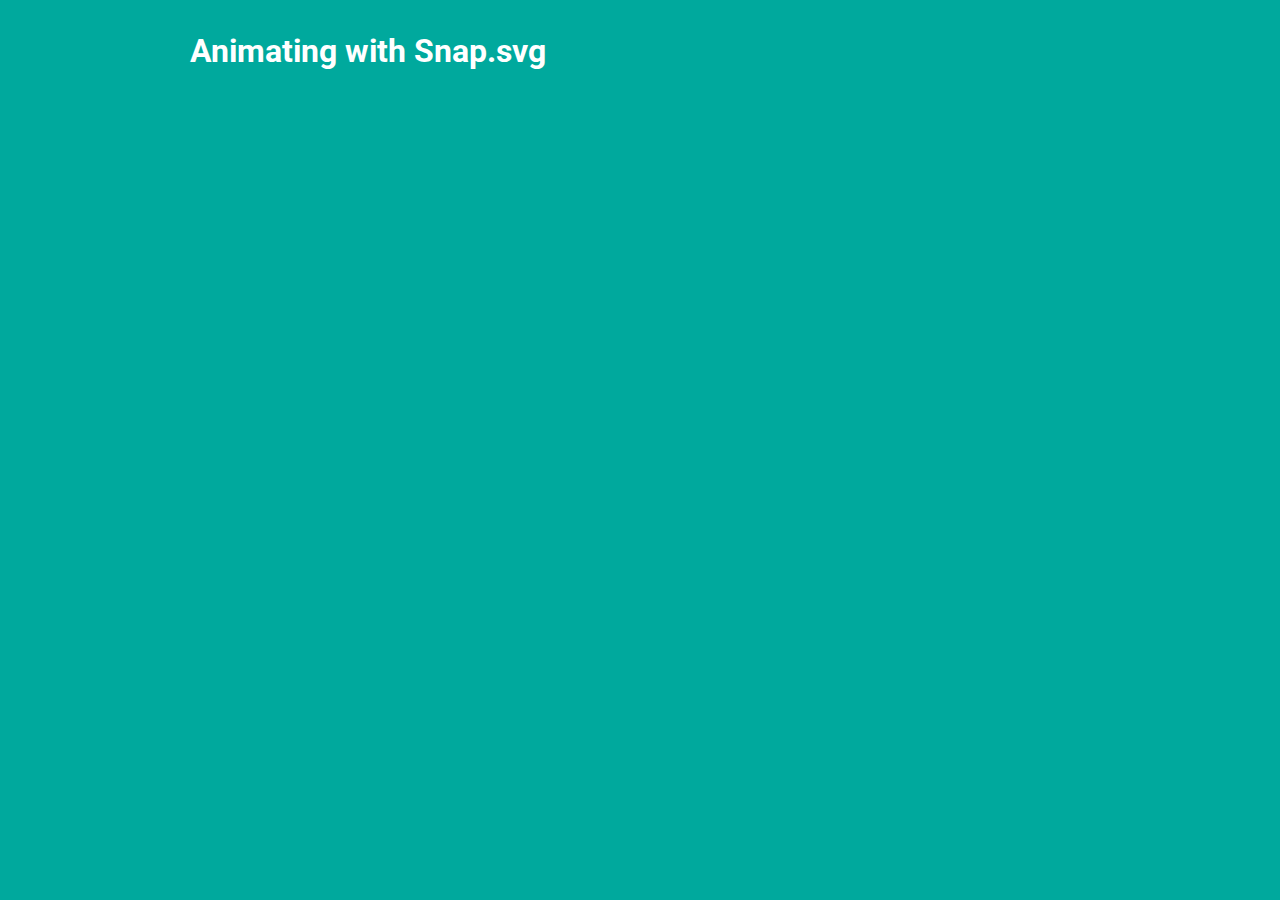
<file: retired/index.html>
<!DOCTYPE html>
<html lang="en">
<head>
<meta charset="utf-8">
<title>Snap Icons</title>
<link href='http://fonts.googleapis.com/css?family=Roboto+Condensed:400,300,700' rel='stylesheet' type='text/css'>
<link href='http://fonts.googleapis.com/css?family=Roboto:300,500,700,300italic' rel='stylesheet' type='text/css'>
<style>
html, body {
  margin:0;
  padding:0;
  font-family: 'Roboto', sans-serif;
}

.slide {
  position:absolute;
  top:0;
  bottom:0;
  left:0;
  right:0;
  background-color: rgb(0,169,157);
  color:#fff;
}

.slide.active {
  z-index:1;
}

.inner {
  max-width:900px;
  margin:2em auto;
}


</style>
</head>
<body>


<div class="container">

  <section class="slide active">
    <div class="inner">
    <h1>Animating with Snap.svg</h1>
    </div>
  </section>

  <section class="slide">
    <div class="inner">
    <h1>Next</h1>
    </div>
  </section>

  <section class="slide">
    <div class="inner">
    <h1>Next 2</h1>
    </div>
  </section>

</div>


</body>


<script src="scripts/jquery-2.1.4.min.js"></script>
<script src="scripts/snap.svg-min.js"></script>
<script>

  $(document).ready(function(){
    initInteraction();
  });

  function initInteraction(){
    $('body').keydown(function(e){ 
      var active = $('.slide.active');
          active.removeClass('active');
      var code = (e.keyCode ? e.keyCode : e.which);
      // 37 = left arrow; 39 = right arrow
      if (code === 37) {
        active.prev().addClass('active');
      } else if (cod === 39){
        active.prev().addClass('active');
      }
    });  }


</script>

</html>
</file>
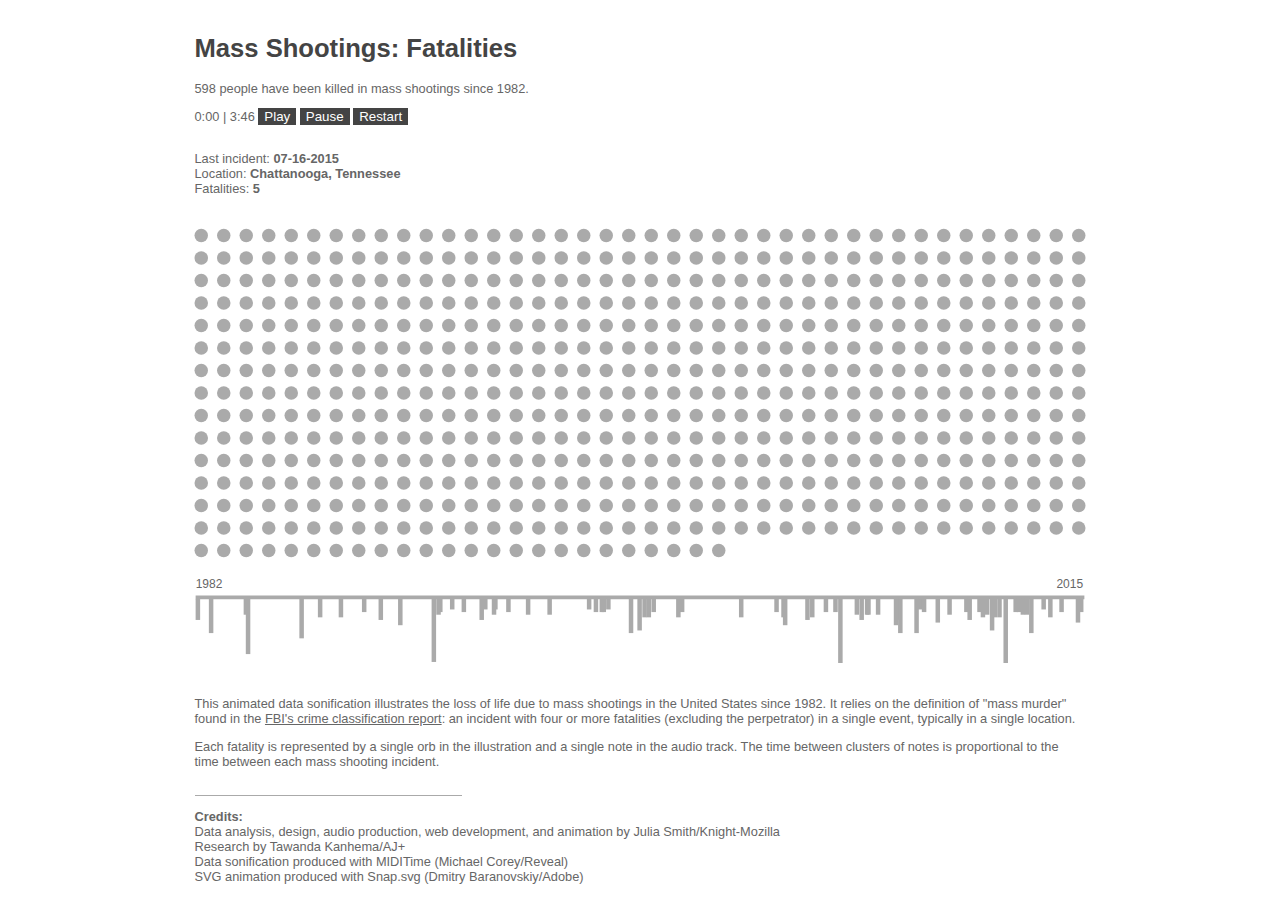
<file: viz/fin.html>
<!DOCTYPE html>
<html lang="en">
<meta charset="utf-8">
<title>U.S. Mass Shooting Fatalities Since 1982</title>
<style>
html, body {
  margin:0 auto;
}
body {
  background-color: #fff;
  color:#666666;
  font-family:'Helvetica Neue', Helvetica, Arial, sans-serif;
  font-size:.8em;
}

button {
  border:none;
  background-color:#444444;
  color:white;
  -webkit-transition: background-color 100ms linear;
  -moz-transition: background-color 100ms linear;
  -o-transition: background-color 100ms linear;
  transition: background-color 100ms linear;
}
button:hover {
  cursor:pointer;
  background-color:#666666;
}
button:focus {
  outline:none;
  background-color:#666666;
}

a, a:visited {
  color:#666666;
}
a:hover {
  color:#444444;
}

h1 {
  color:#444444;
  font-weight:bold;
}

#wrapper {
  max-width:900px;
  margin:0 auto;
}

#info-box {
  margin-top:2em;
}

#info-box span {
  font-weight:bold;
}

.html-container {
  margin:1em 0;
  padding:.5%;
}

#timeline-container {

}

.bar, .clone {
  -webkit-transition: fill 100ms linear;
  -moz-transition: fill 100ms linear;
  -o-transition: fill 100ms linear;
  transition: fill 100ms linear;
}

.bar:hover {
  fill: #444444;
}
 .clone:hover {
  fill: #666666;
}

.intro {
}

#tooltip {
  text-align:center;
  font-weight:bold;
  margin-bottom:1em;
}

#tooltip span {
  padding-left: 1em;
}

#tooltip .eventdate,
#tooltip .eventname {
  border-right:1px solid #aaaaaa;
  padding-right:1em;
}

.divider {
  border-top:1px solid #aaaaaa;
  width:30%;
  margin:2em 0 1em 0;
}



</style>

<body>

<script src="media/data.js"></script>
<script src="scripts/ready.min.js"></script>
<script src="scripts/snap.svg-min.js"></script>
<script>
  

  var s,
      dots,
      bars,
      dotUnit = 15,
      progress,
      duration,
      fadeout = 6.7,
      uniqueEvents = [],
      prevEvent = [],
      currentEvent,
      tally = 0;
      index = 0;
      count = 0,
      totals = 0,
      accentColor = 'darkred';

  docReady(function(){
    s = Snap('#ms-timeline');
    initGraphic();
  });

  function initGraphic(){
    var vb = s.attr('viewBox'),
        vbw = vb.width,
        radius = 4.5,
        pad = 3,
        dotWidth = (radius+pad)*2,
        top = dotWidth,
        line = 1,
        posInLine = 0,
        dotsPerLine = vbw/dotWidth,
        l = data.length, // var data is defined in media/data.js
        vbh = Math.ceil(l/dotsPerLine),
        newVB = '0 0 ' + vbw + ' ' + vbh*(dotWidth + 5);

    var prevEvent = data[0].eventdate;

    dotUnit = dotWidth;
    // add the first event to the events array
    uniqueEvents.push([prevEvent, data[0].beat/1.75, data[0].total, data[0].eventname]);

    // update the viewBox size
    s.attr('viewBox', newVB);

    // timetracker box
    rect = s.rect(dotUnit/4, vbh*(dotUnit + 2), vbw-dotUnit/2, dotUnit/6);
    rect.attr({
      fill: '#aaaaaa',
      id: 'xaxis'
    })

    // creates a group element
    dots = s.g().addClass('dots');
    bars = s.g().addClass('bars');


    progress = s.rect(dotUnit/4, vbh*(dotUnit + 2), 0, dotUnit/6);
    progress.attr({
      fill: accentColor
    })


    for (var i=0; i<l; i++){
      var date = data[i].eventdate;

      if (date !== prevEvent){
        // Divide beat by 2 to get the audio position in seconds 
        // The BPM is set to 120, so 120 beats per minute = 2 beats per second
        uniqueEvents.push([date, data[i].beat/2.015, data[i].total, data[i].eventname]); 
        prevEvent = date;
      } 
      
      var dot,
          posX = dotWidth*posInLine,
          left = posX + (radius+pad);

      if ( posX > vb.width - dotWidth ){
        posInLine = 0
        line++;
        dot = s.circle(left, top*line, radius);
      } else {
        posInLine++;
        dot = s.circle(left, top*line, radius);
      }

      dot.attr({
        fill: '#aaaaaa',
        class: 'light'
      });

      // Adds the use element to our group
      dots.add(dot);
    }

    //console.log(uniqueEvents);
    currentEvent = uniqueEvents[0];
  }

  function labelAxis(){
    //hardcoding duration because mobile browsers can't actually calculate it
    if (!duration || duration<1){
      duration = 226.063688;
    }

    for (var i=0, l=uniqueEvents.length; i<l; i++){
      var date = uniqueEvents[i][0],
          beat = uniqueEvents[i][1],
          total = uniqueEvents[i][2],
          location = uniqueEvents[i][3],
          b2s = beat,///2.01, //beats to seconds
          percent = b2s/(duration - fadeout), //subtract 5 for the extra seconds of the audio fading out
          posX = (s.attr('viewBox').width - dotUnit/2) * percent + dotUnit/4,
          posY = s.attr('viewBox').height-dotUnit*3+dotUnit/6.5;

      var incident = s.rect(posX, posY, 3, total*1.75);
      incident.attr({
        fill: '#aaaaaa',
        class: 'bar'
      }).data({
        'date': date,
        'location': location,
        'total': total
      }).click(function(){
        tooltip(this, posY-dotUnit/2);
      }).hover(function(){
        tooltip(this, posY-dotUnit/2);
      }, function(){
        s.select('#ttip-data').remove();
      });




      if ( (i == 0) || (i == l-1) ){
        var splitDate = date.split('-'),
            //label = parseInt(splitDate[0]) + '/' + splitDate[2],
            label = splitDate[2],
            t1;
        if (i == l-1){
          t1 = s.text(posX-15, posY-dotUnit/2, label); //minus 15 due to extra time at end of audio track
        } else {
          t1 = s.text(posX, posY-dotUnit/2, label);
        }
        t1.attr({
          fill: '#666666',
          'font-size': 8
        });
      } 

      // Adds the use element to our group
      bars.add(incident);
    }
  }

  function prettyTime(time){
    // Minutes and seconds
    var mins = ~~(time / 60);
    var secs = time % 60;

    // Hours, minutes and seconds
    var hrs = ~~(time / 3600);
    var mins = ~~((time % 3600) / 60);
    var secs = time % 60;

    // Output like "1:01" or "4:03:59" or "123:03:59"
    ret = "";

    if (hrs > 0) {
        ret += "" + hrs + ":" + (mins < 10 ? "0" : "");
    }

    ret += "" + mins + ":" + (secs < 10 ? "0" : "");
    //ret += "" + parseFloat(secs).toFixed(2);
    ret += "" + parseInt(secs);
    return ret;
  }

  function str_pad_left(string,pad,length) {
    return (new Array(length+1).join(pad)+string).slice(-length);
  }

  function updateTime(audio){
    var acurrent = audio.currentTime;

    var currentTime = Math.floor(acurrent);
    
    document.getElementById('tracktime').innerHTML = prettyTime(audio.currentTime) + ' | ' + prettyTime(duration);
  }

  function progressBar(audio){
    var acurrent = audio.currentTime,
        length = uniqueEvents.length,
        percent = acurrent/(duration - fadeout),
        maxWidth = s.select('#xaxis').attr('width'),
        newWidth = (s.attr('viewBox').width - dotUnit/2) * percent + 1;

    if (newWidth <= maxWidth) {
      progress.animate({
        'width': newWidth
      }, 300);
    }
  }

  
  function addEvents(audio){
    var acurrent = audio.currentTime,
        length = uniqueEvents.length;

    for (var i = 0; i < length; i++) {
      var beat = uniqueEvents[i][1];
          next = 0;

      if (uniqueEvents[i+1]){
        next = uniqueEvents[i+1][1];
      }

      if ( (acurrent >= beat-.25) || (acurrent >= beat+.25) && (acurrent < next) ) {
        currentEvent = uniqueEvents[i];
        index = i;
      } 
    }

    if (currentEvent[0] == prevEvent[0]) {
      // same event
      var html = 'Last incident: <span>' + currentEvent[0] + '</span><br />';
      html += 'Location: <span>' + currentEvent[3] + '</span><br />';
      html += 'Fatalities: <span>' + currentEvent[2] + '</span>';
      document.getElementById('info-box').innerHTML = html;
    } else {
      // new event
      animateDots(currentEvent);
      var bar = s.selectAll('rect.bar')[index],
          clone = bar.clone(),
          speed = (duration/bar.getBBox().width)*10;

      clone.before(bar)
      .attr({
        'fill': accentColor,
        'width': 0,
        'height': 0,
        'class': 'clone'
      })
      .animate({ 
        'width': bar.getBBox().width,
        'height': bar.getBBox().height
      }, 1500, mina.linear)
      .click(function(){
        tooltip(bar, bar.attr('y')-dotUnit/2);
      })
      .hover(function(){
        tooltip(bar, bar.attr('y')-dotUnit/2);
      }, function(){
        s.select('#ttip-data').remove();
      });
    }

    if ( (acurrent > uniqueEvents[length - 1][1]-.25) && (acurrent < (uniqueEvents[length - 1][1]) ) ){
      animateDots(uniqueEvents[length-1]);
    }

    prevEvent = currentEvent;

  }

  function getRandomInt(min, max) {
    return Math.floor(Math.random() * (max - min + 1)) + min;
  }

  function animateDots(event){
    var date = event[0],
        total = event[2],
        title = event[3],
        selectedCount = 0;

    totals += total; //need to subtact this from total fatalities so that the random number generator has the correct range 

    for (var i=0; i<total; i++){
      var delay = 35*(i);

      setTimeout(function(){
        var max = data.length-totals;
        if (max > 5){
          var random = getRandomInt(1, max);
          selected = s.selectAll('circle.light')[random];//:nth-of-type(' + random + ')');
        } else {
          selected = s.selectAll('circle.light')[0];
        }
        
        if (selected){
          dots.append(selected); //brings selected dot to front
          selected.attr({
            class: '',
            fill: accentColor
          });
          selected.animate({
            cy: 330
            //transform: 'r90,200,200'//,
            //opacity: 0
          }, 1500, mina.easeinout);
          selected.animate({
            opacity: 0,
            //fill: '#444444'
          }, 850);
        } 
      }, delay);
      selectedCount++;
    }

    var lights = s.selectAll('.light').length;
    //console.log('lights left:' + lights);
    //console.log('difference:' + (data.length - lights) );

    count++;
    //console.log(date + ' fatalities=' + total + ' count=' + count + /*' random=' + random + */' selectedcount=' + selectedCount + ' grandtotal=' + totals);

  }

  function tooltip(elem, posY){
    var date = elem.data('date'),
        location = elem.data('location'),
        total = elem.data('total'),
        text = date + '   |   ' + location + '   |   ' + total + ' fatalities',
        info = s.text(0, posY, text),
        tip = s.select('#ttip-data'),
        posX;

    if (tip) {
      tip.remove();
    }

    info.attr({
      fill: '#666666',
      opacity: 0,
      'font-size': 8,
      id: 'ttip-data'
    });
    info.node.setAttributeNS('http://www.w3.org/XML/1998/namespace', 'xml:space', 'preserve');
    posX = s.select('#xaxis').attr('width')/2 - info.node.clientWidth/2;
    info.attr({
      x: posX
    })
    info.animate({
      opacity: 1
    }, 100)
  }

  function audioHooks(audio){
    addEvents(audio);
    updateTime(audio);
    setTimeout(function(){
      progressBar(audio);
    },100)
  }
  function audioData(audio){
    duration = audio.duration;
    labelAxis();
    updateTime(audio);
  }
  function checkAudio(){
    var audio = document.getElementById('track');
    if(audio.ended){
      rewind(audio);
    } else {
      audio.play();
    }
  }
  function restart(){
    document.getElementById('ms-timeline').innerHTML = '';
    var audio = document.getElementById('track');
    if(!audio.ended){
      rewind(audio);
    }else{
      window.location.reload();
    }    
  }
  function rewind(audio){
    resetGlobals();
    audio.pause();
    audio.currentTime = 0;
    initGraphic();
    audioData(audio);
    audio.play();
  }
  function resetGlobals(){
    dotUnit = 15;
    dots = [];
    bars = [];
    progress = '';
    duration = 226.063688;
    uniqueEvents = [];
    prevEvent = [];
    currentEvent = [];
    tally = 0;
    index = 0;
    count = 0;
    totals = 0;
  }

</script>

<div id="wrapper">
  <div class="html-container">
    <h1>Mass Shootings: Fatalities</h1>

    <p class="intro"><script>document.write(data.length)</script> people have been killed in mass shootings since <script>document.write(data[0].eventdate.split('-')[2])</script>.</p>


    <audio id="track" src="media/Since1982.mp3" preload="auto" ontimeupdate="audioHooks(this)" onloadedmetadata="audioData(this)"><p>Your browser does not support the audio element</p></audio>
    <span id="tracktime">0 | 0</span>
    <button onclick="checkAudio();">Play</button>
    <button onclick="document.getElementById('track').pause();">Pause</button>
    <button onclick="restart()">Restart</button>

    <div id="info-box">
      Last incident: <span><script>document.write(data[data.length-1].eventdate)</script></span><br />
      Location: <span><script>document.write(data[data.length-1].eventname)</script></span><br />
      Fatalities: <span><script>document.write(data[data.length-1].total)</script></span><br />
    </div>

  </div>

  <div id="timeline-container">

    <svg version="1.1" id="ms-timeline" xmlns="http://www.w3.org/2000/svg" xmlns:xlink="http://www.w3.org/1999/xlink" x="0px" y="0px"
       viewBox="0 0 600 600" enable-background="new 0 0 450 621.8" xml:space="preserve">


    </svg>


  </div> <!-- #timeline-container -->

  <div class="html-container">

    <!--<div id="tooltip">
      <span class="eventdate"><script>document.write(data[data.length-1].eventdate)</script></span>
      <span class="eventname"><script>document.write(data[data.length-1].eventname)</script></span>
      <span class="total"><script>document.write(data[data.length-1].total)</script></span> fatalities
    </div>-->

    <p>This animated data sonification illustrates the loss of life due to mass shootings in the United States since 1982. It relies on the definition of "mass murder" found in the <a href="https://www.fbi.gov/stats-services/publications/serial-murder/serial-murder-1#two" target="_blank">FBI's crime classification report</a>: an incident with four or more fatalities (excluding the perpetrator) in a single event, typically in a single location.</p>
    <p>Each fatality is represented by a single orb in the illustration and a single note in the audio track. The time between clusters of notes is proportional to the time between each mass shooting incident.</p>

    <div class="divider"></div>
    <p>
      <strong>Credits:</strong><br />
      Data analysis, design, audio production, web development, and animation by Julia Smith/Knight-Mozilla<br />
      Research by Tawanda Kanhema/AJ+<br />
      Data sonification produced with MIDITime (Michael Corey/Reveal)<br />
      SVG animation produced with Snap.svg (Dmitry Baranovskiy/Adobe)

    </p>
  </div>

</div>



</body>
</html>
</file>
